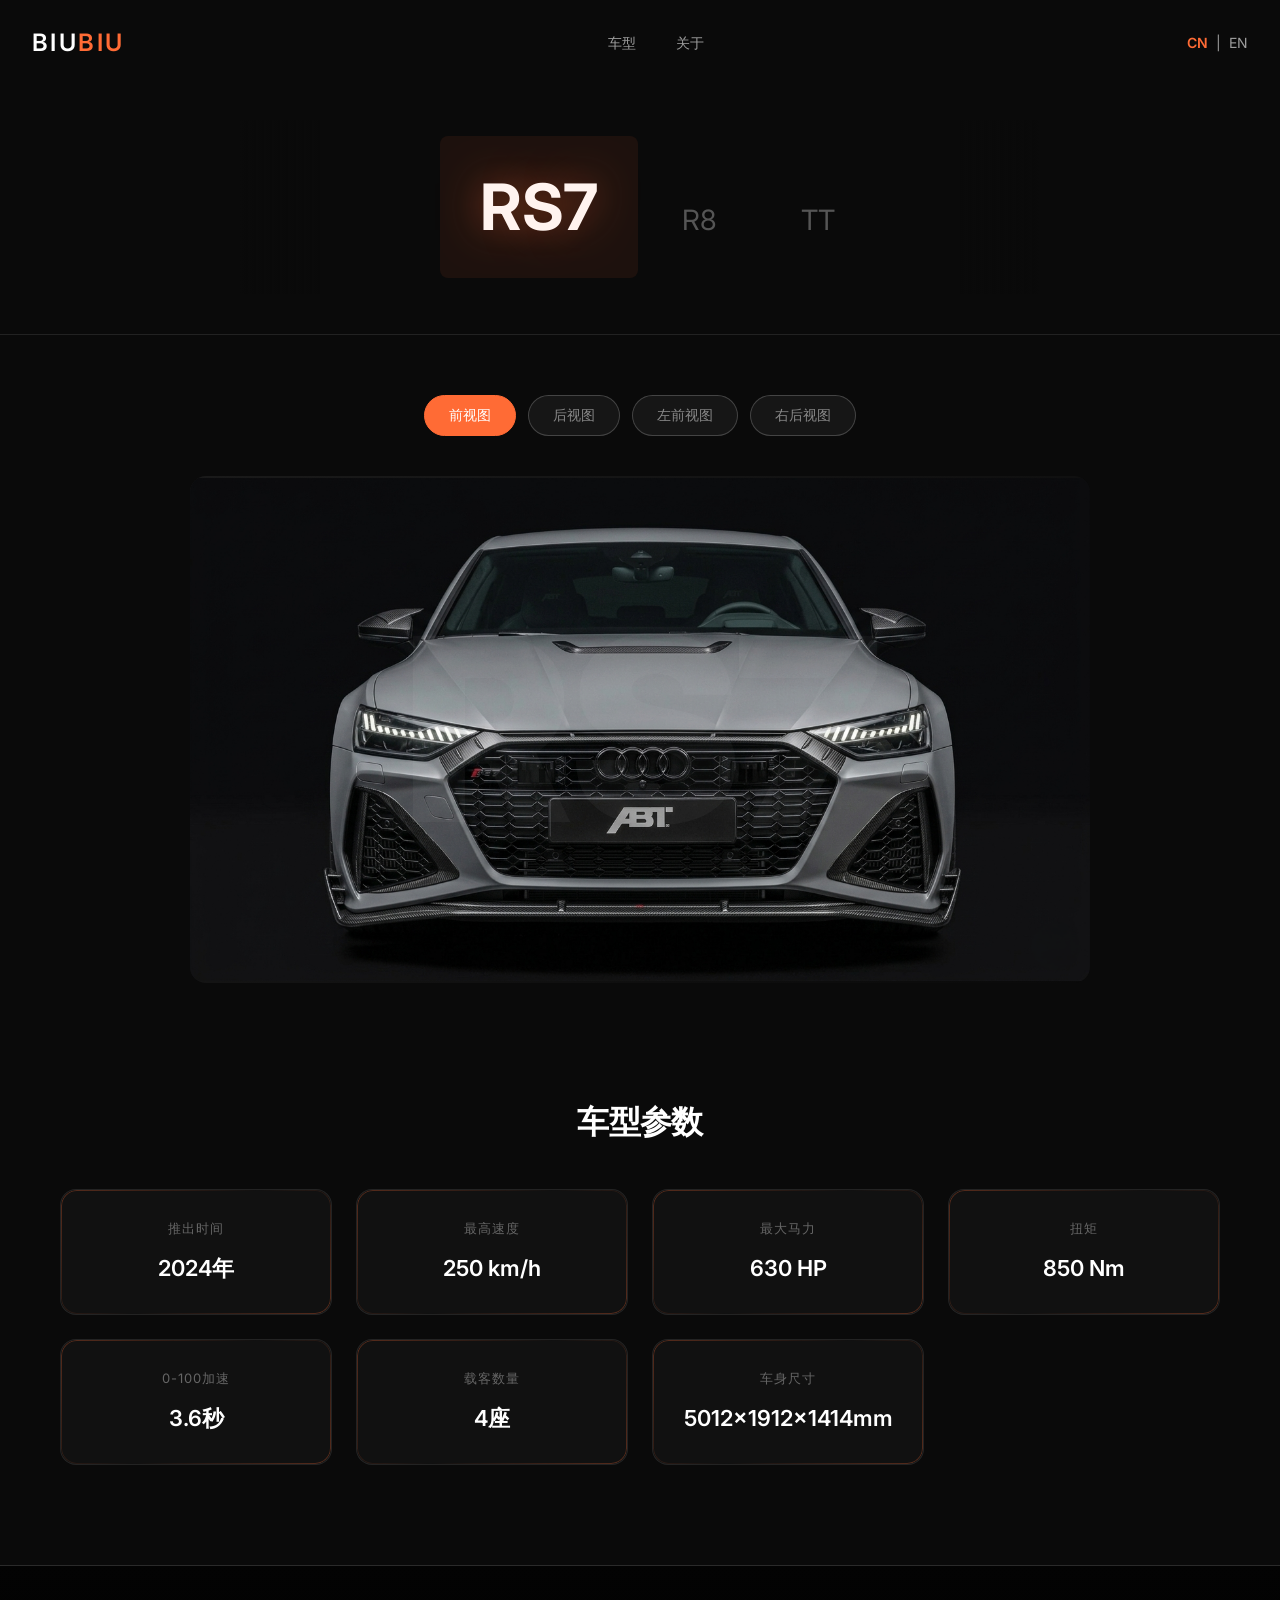
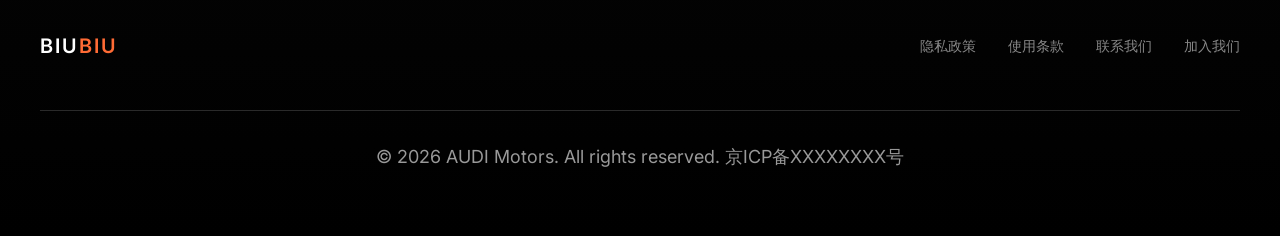
<file: detail.html>
<!DOCTYPE html>
<html lang="zh-CN">
<head>
  <meta charset="UTF-8">
  <meta name="viewport" content="width=device-width, initial-scale=1.0">
  <meta name="description" content="AUDI Motors - 车型详情">
  <title>AUDI Motors | 车型详情</title>

  <!-- Fonts -->
  <link rel="preconnect" href="https://fonts.googleapis.com">
  <link rel="preconnect" href="https://fonts.gstatic.com" crossorigin>
  <link href="https://fonts.googleapis.com/css2?family=Inter:wght@100;300;400;500;600;700;900&display=swap" rel="stylesheet">

  <!-- Styles -->
  <link rel="stylesheet" href="css/variables.css">
  <link rel="stylesheet" href="css/base.css">
  <link rel="stylesheet" href="css/components.css">
  <link rel="stylesheet" href="css/detail.css">
</head>
<body class="page-gradient">

  <!-- Navigation -->
  <nav class="nav">
    <a href="index.html" class="nav-logo">BIU<span>BIU</span></a>
    <ul class="nav-links">
      <li class="nav-item-dropdown">
        <a href="#" class="nav-link" data-i18n="nav-models">车型</a>
        <div class="dropdown-menu">
          <a href="detail.html?type=sports" class="dropdown-link" data-i18n="tab-sports">跑车</a>
          <a href="detail.html?type=sedan" class="dropdown-link" data-i18n="tab-sedan">轿车</a>
          <a href="detail.html?type=suv" class="dropdown-link" data-i18n="tab-suv">SUV</a>
          <a href="detail.html?type=electric" class="dropdown-link" data-i18n="tab-electric">纯电</a>
          <a href="detail.html?type=f1" class="dropdown-link" data-i18n="tab-f1">F1</a>
        </div>
      </li>
      <li><a href="index.html#philosophy" class="nav-link" data-i18n="nav-about">关于</a></li>
    </ul>
    <div class="lang-toggle">
      <span class="lang-btn active" data-lang="zh">CN</span>
      <span class="lang-divider">|</span>
      <span class="lang-btn" data-lang="en">EN</span>
    </div>
  </nav>

  <!-- 主内容区 -->
  <main class="model-detail">

    <!-- 1. 横向滚动的车型名列表 -->
    <section class="model-selector">
      <div class="model-list-container">
        <div class="model-list">
          <!-- 由 JS 动态生成 -->
        </div>
      </div>
    </section>

    <!-- 2. 3D模型展示区 -->
    <section class="model-viewer">
      <div class="view-controls">
        <button class="view-btn active" data-view="front" data-i18n="view-front">前视图</button>
        <button class="view-btn" data-view="back" data-i18n="view-back">后视图</button>
        <button class="view-btn" data-view="left" data-i18n="view-left">左前视图</button>
        <button class="view-btn" data-view="right" data-i18n="view-right">右后视图</button>
      </div>
      <div class="model-image-container">
        <div class="model-background-title"></div>
        <img class="model-image" src="" alt="车型视图">
      </div>
    </section>

    <!-- 3. 参数展示区 -->
    <section class="model-specs">
      <h2 class="specs-title" data-i18n="specs-title">车型参数</h2>
      <div class="specs-grid">
        <!-- 由 JS 动态生成 -->
      </div>
    </section>

  </main>

  <!-- Footer -->
  <footer class="footer">
    <div class="footer-content">
      <div class="footer-logo">BIU<span>BIU</span></div>
      <ul class="footer-links">
        <li><a href="#" class="footer-link" data-i18n="footer-privacy">隐私政策</a></li>
        <li><a href="#" class="footer-link" data-i18n="footer-terms">使用条款</a></li>
        <li><a href="#" class="footer-link" data-i18n="footer-contact">联系我们</a></li>
        <li><a href="#" class="footer-link" data-i18n="footer-join">加入我们</a></li>
      </ul>
    </div>
    <div class="footer-bottom">
      <p data-i18n="copyright">&copy; 2026 AUDI Motors. All rights reserved. 京ICP备XXXXXXXX号</p>
    </div>
  </footer>

  <!-- Scripts -->
  <script src="js/models-data.js"></script>
  <script src="js/detail.js"></script>
</body>
</html>
</file>
<file: css/variables.css>
:root {
  /* 黑色系 */
  --black-pure: #000000;
  --black-carbon: #0a0a0a;
  --black-ink: #111111;
  --black-deep: #1a1a1a;
  --black-border: #2a2a2a;

  /* 橙色强调色 */
  --orange-vibrant: #ff6b35;
  --orange-flame: #ff4500;
  --orange-dark: #cc5500;
  --orange-glow: rgba(255, 107, 53, 0.3);
  --orange-glow-light: rgba(255, 107, 53, 0.1);
  --orange-glow-subtle: rgba(255, 107, 53, 0.05);

  /* 灰色系 */
  --gray-silver: #888888;
  --gray-light: #666666;
  --gray-dark: #444444;

  /* 白色系 */
  --white-pure: #ffffff;
  --white-off: rgba(255, 255, 255, 0.9);
  --white-muted: rgba(255, 255, 255, 0.6);
  --white-subtle: rgba(255, 255, 255, 0.1);
  --white-glow: rgba(255, 255, 255, 0.05);

  /* 字体 */
  --font-primary: 'Inter', -apple-system, BlinkMacSystemFont, 'PingFang SC', sans-serif;
  --font-mono: 'JetBrains Mono', 'Roboto Mono', monospace;

  /* 字重 */
  --font-thin: 100;
  --font-light: 300;
  --font-regular: 400;
  --font-medium: 500;
  --font-semibold: 600;
  --font-bold: 700;
  --font-black: 900;

  /* 间距 */
  --space-1: 0.25rem;
  --space-2: 0.5rem;
  --space-3: 0.75rem;
  --space-4: 1rem;
  --space-5: 1.25rem;
  --space-6: 1.5rem;
  --space-8: 2rem;
  --space-10: 2.5rem;
  --space-12: 3rem;
  --space-16: 4rem;
  --space-20: 5rem;
  --space-24: 6rem;
  --space-32: 8rem;

  /* 过渡 */
  --transition-fast: 150ms ease;
  --transition-base: 300ms ease;
  --transition-slow: 500ms ease;
  --transition-slower: 800ms ease;

  /* 圆角 */
  --radius-sm: 4px;
  --radius-md: 8px;
  --radius-lg: 12px;
  --radius-xl: 20px;
  --radius-full: 9999px;

  /* 阴影 */
  --shadow-glow: 0 0 30px var(--orange-glow-light);
  --shadow-glow-strong: 0 0 60px var(--orange-glow);
}
</file>
<file: css/base.css>
*,
*::before,
*::after {
  margin: 0;
  padding: 0;
  box-sizing: border-box;
}

html {
  scroll-behavior: smooth;
  font-size: 16px;
}

body {
  font-family: var(--font-primary);
  background-color: var(--black-pure);
  color: var(--white-pure);
  line-height: 1.6;
  overflow-x: hidden;
  -webkit-font-smoothing: antialiased;
  -moz-osx-font-smoothing: grayscale;
}

a {
  color: inherit;
  text-decoration: none;
}

button {
  font-family: inherit;
  cursor: pointer;
  border: none;
  background: none;
}

img {
  max-width: 100%;
  height: auto;
  display: block;
}

ul, ol {
  list-style: none;
}

/* Typography */
h1, h2, h3, h4, h5, h6 {
  font-weight: var(--font-regular);
  line-height: 1.2;
}

h1 {
  font-size: clamp(3rem, 10vw, 8rem);
  font-weight: var(--font-light);
  letter-spacing: -0.03em;
}

h2 {
  font-size: clamp(2rem, 5vw, 4rem);
  font-weight: var(--font-light);
  letter-spacing: -0.02em;
}

h3 {
  font-size: clamp(1.5rem, 3vw, 2.5rem);
  font-weight: var(--font-regular);
}

p {
  font-size: clamp(0.875rem, 1.5vw, 1.125rem);
  color: var(--white-muted);
}

/* 背景渐变 */
.page-gradient {
  background:
    radial-gradient(ellipse at 50% 0%, var(--orange-glow-subtle) 0%, transparent 50%),
    linear-gradient(180deg, var(--black-pure) 0%, var(--black-carbon) 50%, var(--black-pure) 100%);
}

/* Section 基础 */
section {
  position: relative;
  padding: var(--space-24) var(--space-6);
}

.container {
  max-width: 1400px;
  margin: 0 auto;
  padding: 0 var(--space-6);
}

/* 滚动条样式 */
::-webkit-scrollbar {
  width: 6px;
}

::-webkit-scrollbar-track {
  background: var(--black-carbon);
}

::-webkit-scrollbar-thumb {
  background: var(--gray-dark);
  border-radius: var(--radius-full);
}

::-webkit-scrollbar-thumb:hover {
  background: var(--orange-vibrant);
}

/* 选中文字 */
::selection {
  background: var(--orange-vibrant);
  color: var(--white-pure);
}

/* Focus 样式 */
:focus-visible {
  outline: 2px solid var(--orange-vibrant);
  outline-offset: 2px;
}
</file>
<file: css/components.css>
/* ========== Navigation ========== */
.nav {
  position: fixed;
  top: 0;
  left: 0;
  right: 0;
  z-index: 1000;
  padding: var(--space-6) var(--space-8);
  display: flex;
  justify-content: space-between;
  align-items: center;
  transition: var(--transition-base);
}

.nav.scrolled {
  background: rgba(0, 0, 0, 0.85);
  backdrop-filter: blur(20px);
  -webkit-backdrop-filter: blur(20px);
  padding: var(--space-4) var(--space-8);
  border-bottom: 1px solid var(--black-border);
}

.nav-logo {
  font-size: 1.5rem;
  font-weight: var(--font-semibold);
  letter-spacing: 0.1em;
  color: var(--white-pure);
}

.nav-logo span {
  color: var(--orange-vibrant);
}

.nav-links {
  display: flex;
  gap: var(--space-10);
}

.nav-link {
  font-size: 0.875rem;
  font-weight: var(--font-regular);
  color: var(--white-muted);
  position: relative;
  padding: var(--space-2) 0;
  transition: var(--transition-fast);
}

.nav-link::after {
  content: '';
  position: absolute;
  bottom: 0;
  left: 0;
  width: 0;
  height: 1px;
  background: var(--orange-vibrant);
  transition: var(--transition-base);
}

.nav-link:hover {
  color: var(--white-pure);
}

.nav-link:hover::after {
  width: 100%;
}

/* ========== Navigation Dropdown ========== */
.nav-item-dropdown {
  position: relative;
}

.dropdown-menu {
  position: absolute;
  top: 100%;
  left: 50%;
  transform: translateX(-50%) translateY(10px);
  background: rgba(10, 10, 10, 0.95);
  backdrop-filter: blur(20px);
  border: 1px solid rgba(255, 255, 255, 0.1);
  border-radius: 12px;
  padding: 12px 0;
  min-width: 160px;
  opacity: 0;
  visibility: hidden;
  transition: all 0.3s ease;
  z-index: 1001;
}

.nav-item-dropdown:hover .dropdown-menu {
  opacity: 1;
  visibility: visible;
  transform: translateX(-50%) translateY(0);
}

.dropdown-link {
  display: block;
  padding: 10px 24px;
  font-size: 0.875rem;
  color: var(--white-muted);
  transition: all 0.2s ease;
}

.dropdown-link:hover {
  background: rgba(255, 107, 53, 0.1);
  color: var(--white-pure);
}

/* ========== Language Toggle ========== */
.lang-toggle {
  display: flex;
  align-items: center;
  gap: 8px;
  font-size: 0.875rem;
}

.lang-btn {
  cursor: pointer;
  color: var(--white-muted);
  transition: var(--transition-fast);
  user-select: none;
}

.lang-btn:hover {
  color: var(--white-pure);
}

.lang-btn.active {
  color: var(--orange-vibrant);
  font-weight: var(--font-semibold);
}

.lang-divider {
  color: var(--white-muted);
}

/* ========== Buttons ========== */
.btn {
  display: inline-flex;
  align-items: center;
  justify-content: center;
  padding: var(--space-4) var(--space-8);
  font-size: 0.875rem;
  font-weight: var(--font-medium);
  border-radius: var(--radius-full);
  transition: var(--transition-base);
}

.btn-primary {
  background: linear-gradient(135deg, var(--orange-vibrant) 0%, var(--orange-flame) 100%);
  color: var(--white-pure);
  box-shadow: 0 4px 20px var(--orange-glow-light);
}

.btn-primary:hover {
  transform: translateY(-2px);
  box-shadow: 0 8px 30px var(--orange-glow);
}

.btn-primary:active {
  transform: translateY(0);
}

.btn-outline {
  border: 1px solid var(--white-subtle);
  color: var(--white-off);
  background: transparent;
}

.btn-outline:hover {
  border-color: var(--orange-vibrant);
  color: var(--orange-vibrant);
}

/* ========== Hero ========== */
.hero {
  min-height: 100vh;
  display: flex;
  flex-direction: column;
  justify-content: center;
  align-items: center;
  text-align: center;
  position: relative;
  overflow: hidden;
}

.hero::before {
  content: '';
  position: absolute;
  top: -20%;
  left: 50%;
  transform: translateX(-50%);
  width: 150%;
  height: 80%;
  background: radial-gradient(
    ellipse at center top,
    rgba(255, 107, 53, 0.08) 0%,
    transparent 60%
  );
  pointer-events: none;
}

.hero-content {
  position: relative;
  z-index: 1;
}

.hero-video {
  position: absolute;
  top: 0;
  left: 0;
  width: 100%;
  height: 100%;
  object-fit: cover;
  z-index: -1;
}

.hero-overlay {
  position: absolute;
  top: 0;
  left: 0;
  width: 100%;
  height: 100%;
  background: rgba(0, 0, 0, 0.5);
  z-index: 0;
}

.hero-title {
  margin-bottom: var(--space-6);
  opacity: 0;
  transform: translateY(30px);
  animation: fadeInUp 1s ease forwards;
}

.hero-subtitle {
  font-size: clamp(1rem, 2vw, 1.5rem);
  color: var(--white-muted);
  margin-bottom: var(--space-12);
  font-weight: var(--font-light);
  opacity: 0;
  transform: translateY(20px);
  animation: fadeInUp 1s ease 0.2s forwards;
}

.hero-cta {
  opacity: 0;
  transform: translateY(20px);
  animation: fadeInUp 1s ease 0.4s forwards;
}

.hero-scroll {
  position: absolute;
  bottom: var(--space-12);
  left: 50%;
  transform: translateX(-50%);
  display: flex;
  flex-direction: column;
  align-items: center;
  gap: var(--space-3);
  color: var(--gray-light);
  font-size: 0.75rem;
  letter-spacing: 0.2em;
  text-transform: uppercase;
  opacity: 0;
  animation: fadeIn 1s ease 0.8s forwards;
}

.hero-scroll-icon {
  width: 24px;
  height: 40px;
  border: 1px solid var(--gray-dark);
  border-radius: 12px;
  position: relative;
}

/* Mute Button */
.mute-btn {
  position: absolute;
  top: 100px;
  right: 40px;
  z-index: 10;
  width: 48px;
  height: 48px;
  background: rgba(0, 0, 0, 0.5);
  backdrop-filter: blur(10px);
  border: 1px solid rgba(255, 255, 255, 0.15);
  border-radius: 50%;
  cursor: pointer;
  display: flex;
  align-items: center;
  justify-content: center;
  transition: all 0.3s ease;
}

.mute-btn:hover {
  background: rgba(255, 107, 53, 0.3);
  border-color: var(--orange-vibrant);
  transform: scale(1.1);
}

.mute-btn svg {
  width: 22px;
  height: 22px;
  color: var(--white-pure);
}

.mute-icon {
  display: block;
}

.sound-icon {
  display: none;
}

.mute-btn.sound-on .mute-icon {
  display: none;
}

.mute-btn.sound-on .sound-icon {
  display: block;
}

@keyframes spin {
  from { transform: rotate(0deg); }
  to { transform: rotate(360deg); }
}

.mute-btn.spinning {
  animation: spin 0.4s ease-in-out;
}

.mute-btn.sound-on .sound-icon {
  display: block;
  animation: soundWave 1.5s ease-in-out infinite;
}

@keyframes soundWave {
  0%, 100% { transform: scale(1); }
  50% { transform: scale(1.15); }
}

.hero-scroll-icon::before {
  content: '';
  position: absolute;
  top: 8px;
  left: 50%;
  transform: translateX(-50%);
  width: 4px;
  height: 8px;
  background: var(--orange-vibrant);
  border-radius: 2px;
  animation: scrollBounce 2s ease-in-out infinite;
}

/* ========== Philosophy Section ========== */
.philosophy {
  text-align: center;
  padding: var(--space-32) var(--space-6);
}

.philosophy-title {
  margin-bottom: var(--space-8);
  opacity: 0;
  transform: translateY(40px);
}

.philosophy-text {
  max-width: 700px;
  margin: 0 auto;
  font-size: clamp(1rem, 1.5vw, 1.25rem);
  line-height: 1.8;
  opacity: 0;
  transform: translateY(30px);
}

.philosophy-divider {
  width: 60px;
  height: 1px;
  background: linear-gradient(90deg, transparent, var(--orange-vibrant), transparent);
  margin: var(--space-12) auto 0;
  opacity: 0;
  transform: scaleX(0);
}

/* ========== Tech Section ========== */
.tech {
  padding: var(--space-24) var(--space-6);
}

.tech-grid {
  display: grid;
  grid-template-columns: repeat(auto-fit, minmax(280px, 1fr));
  gap: var(--space-8);
  max-width: 1200px;
  margin: 0 auto;
}

.tech-card {
  background: var(--black-carbon);
  border: 1px solid var(--black-border);
  border-radius: var(--radius-lg);
  padding: var(--space-10);
  text-align: center;
  transition: var(--transition-base);
  opacity: 0;
  transform: translateY(40px);
}

.tech-card:hover {
  transform: translateY(-8px);
  border-color: var(--orange-vibrant);
  box-shadow: var(--shadow-glow);
}

.tech-icon {
  font-size: 3rem;
  margin-bottom: var(--space-6);
}

.tech-title {
  font-size: 1.5rem;
  margin-bottom: var(--space-4);
  color: var(--white-pure);
}

.tech-desc {
  font-size: 0.9375rem;
  color: var(--gray-silver);
  line-height: 1.7;
}

.tech-stat {
  font-size: 2.5rem;
  font-weight: var(--font-bold);
  color: var(--orange-vibrant);
  margin-top: var(--space-6);
  font-family: var(--font-mono);
}

/* ========== Models Section ========== */
.models {
  padding: var(--space-24) var(--space-6);
}

.models-header {
  text-align: center;
  margin-bottom: var(--space-16);
}

.models-title {
  opacity: 0;
  transform: translateY(30px);
}

/* 分类切换 Tab */
.category-tabs {
  display: flex;
  justify-content: center;
  gap: var(--space-4);
  margin-bottom: var(--space-16);
  flex-wrap: wrap;
}

.category-tab {
  padding: var(--space-4) var(--space-8);
  font-size: 1rem;
  color: var(--white-muted);
  background: transparent;
  border: 1px solid var(--black-border);
  border-radius: var(--radius-full);
  cursor: pointer;
  transition: var(--transition-base);
  font-weight: var(--font-medium);
}

.category-tab:hover {
  border-color: var(--orange-vibrant);
  color: var(--white-pure);
}

.category-tab.active {
  background: var(--orange-vibrant);
  border-color: var(--orange-vibrant);
  color: var(--white-pure);
}

/* 分类内容 */
.category-content {
  display: none;
  animation: fadeIn 0.4s ease;
}

.category-content.active {
  display: block;
}

/* 分类卡片 - 横向布局 */
.category-card {
  display: grid;
  grid-template-columns: 1fr 1fr;
  gap: var(--space-12);
  align-items: center;
  max-width: 1200px;
  margin: 0 auto;
  padding: var(--space-10);
  background: var(--black-carbon);
  border-radius: var(--radius-xl);
  border: 1px solid var(--black-border);
}

.category-card-image {
  border-radius: var(--radius-lg);
  overflow: hidden;
  position: relative;
}

.category-card-image > img {
  width: 100%;
  height: auto;
  display: block;
  transition: transform 0.5s ease;
}

.category-card:hover .category-card-image > img {
  transform: scale(1.03);
}

/* 图片轮播 */
.image-carousel {
  position: relative;
  width: 100%;
  overflow: hidden;
  border-radius: var(--radius-lg);
}

.carousel-track {
  display: flex;
  transition: transform 0.5s ease;
}

.carousel-track img {
  width: 100%;
  flex-shrink: 0;
  object-fit: cover;
}

.carousel-btn {
  position: absolute;
  top: 50%;
  transform: translateY(-50%);
  width: 40px;
  height: 40px;
  background: rgba(0, 0, 0, 0.6);
  border: none;
  border-radius: 50%;
  color: var(--white-pure);
  font-size: 1.25rem;
  cursor: pointer;
  transition: var(--transition-base);
  z-index: 2;
}

.carousel-btn:hover {
  background: var(--orange-vibrant);
}

.carousel-btn-left {
  left: var(--space-4);
}

.carousel-btn-right {
  right: var(--space-4);
}

.carousel-dots {
  position: absolute;
  bottom: var(--space-4);
  left: 50%;
  transform: translateX(-50%);
  display: flex;
  gap: var(--space-2);
  z-index: 2;
}

.carousel-dots .dot {
  width: 8px;
  height: 8px;
  border-radius: 50%;
  background: rgba(255, 255, 255, 0.4);
  cursor: pointer;
  transition: var(--transition-base);
}

.carousel-dots .dot.active {
  background: var(--orange-vibrant);
  transform: scale(1.2);
}

.category-card-info {
  padding: var(--space-6);
  display: flex;
  flex-direction: column;
  min-height: 300px;
}

.category-card-title {
  font-size: 2.5rem;
  font-weight: var(--font-bold);
  margin-bottom: var(--space-4);
  color: var(--white-pure);
  letter-spacing: 0.05em;
}

.category-card-desc {
  font-size: 1.125rem;
  color: var(--orange-vibrant);
  margin-bottom: var(--space-6);
  font-weight: var(--font-medium);
}

.category-card-text {
  font-size: 1rem;
  color: var(--gray-silver);
  line-height: 1.8;
  margin-bottom: var(--space-8);
}

.category-keywords {
  display: flex;
  gap: var(--space-4);
  flex-wrap: wrap;
}

.category-keywords span {
  padding: var(--space-2) var(--space-6);
  background: rgba(255, 107, 53, 0.1);
  border: 1px solid var(--orange-vibrant);
  border-radius: var(--radius-full);
  color: var(--orange-vibrant);
  font-size: 0.875rem;
  font-weight: var(--font-medium);
}

.category-bottom {
  display: flex;
  align-items: center;
  justify-content: space-between;
  margin-top: auto;
  padding-top: var(--space-8);
}

.explore-more {
  display: inline-flex;
  align-items: center;
  gap: var(--space-2);
  color: var(--orange-vibrant);
  font-size: 0.875rem;
  font-weight: var(--font-medium);
  text-decoration: none;
  transition: var(--transition-base);
  white-space: nowrap;
}

.explore-more:hover {
  gap: var(--space-4);
}

.explore-more svg {
  transition: transform 0.3s ease;
}

.explore-more:hover svg {
  transform: translateX(4px);
}

/* ========== Stats Section ========== */
.stats {
  padding: var(--space-24) var(--space-6);
  background: var(--black-carbon);
}

.stats-grid {
  display: grid;
  grid-template-columns: repeat(auto-fit, minmax(200px, 1fr));
  gap: var(--space-12);
  max-width: 1000px;
  margin: 0 auto;
  text-align: center;
}

.stat-item {
  opacity: 0;
  transform: translateY(30px);
}

.stat-value {
  font-size: clamp(3rem, 8vw, 5rem);
  font-weight: var(--font-light);
  color: var(--white-pure);
  font-family: var(--font-mono);
  line-height: 1;
}

.stat-value span {
  color: var(--orange-vibrant);
}

.stat-label {
  font-size: 0.875rem;
  color: var(--gray-silver);
  text-transform: uppercase;
  letter-spacing: 0.15em;
  margin-top: var(--space-4);
}

/* ========== Footer ========== */
.footer {
  padding: var(--space-16) var(--space-6);
  border-top: 1px solid var(--black-border);
}

.footer-content {
  max-width: 1200px;
  margin: 0 auto;
  display: flex;
  justify-content: space-between;
  align-items: center;
  flex-wrap: wrap;
  gap: var(--space-8);
}

.footer-logo {
  font-size: 1.25rem;
  font-weight: var(--font-semibold);
  letter-spacing: 0.1em;
}

.footer-logo span {
  color: var(--orange-vibrant);
}

.footer-links {
  display: flex;
  gap: var(--space-8);
}

.footer-link {
  font-size: 0.875rem;
  color: var(--gray-silver);
  transition: var(--transition-fast);
}

.footer-link:hover {
  color: var(--orange-vibrant);
}

.footer-social {
  display: flex;
  gap: var(--space-6);
}

.footer-social a {
  width: 40px;
  height: 40px;
  display: flex;
  align-items: center;
  justify-content: center;
  border: 1px solid var(--black-border);
  border-radius: var(--radius-full);
  color: var(--gray-silver);
  transition: var(--transition-base);
}

.footer-social a:hover {
  border-color: var(--orange-vibrant);
  color: var(--orange-vibrant);
}

.footer-bottom {
  max-width: 1200px;
  margin: var(--space-12) auto 0;
  padding-top: var(--space-8);
  border-top: 1px solid var(--black-border);
  text-align: center;
  font-size: 0.8125rem;
  color: var(--gray-light);
}

/* ========== Responsive ========== */
@media (max-width: 768px) {
  .nav-links {
    display: none;
  }

  .model-card,
  .model-card:nth-child(even) {
    grid-template-columns: 1fr;
    direction: ltr;
  }

  .model-specs {
    flex-wrap: wrap;
  }

  .footer-content {
    flex-direction: column;
    text-align: center;
  }
}
</file>
<file: css/detail.css>
/* 车型详情页样式 */

/* 主容器 */
.model-detail {
  min-height: 100vh;
  padding-top: 80px;
  background: #0a0a0a;
}

/* 页面入场动画 */
.model-selector.animate-enter {
  opacity: 0;
  transform: translateY(40px);
  animation: page-enter 0.8s cubic-bezier(0.68, -0.55, 0.265, 1.55) 0.2s forwards;
}

.model-viewer.animate-enter {
  opacity: 0;
  transform: translateY(40px);
  animation: page-enter 0.8s cubic-bezier(0.68, -0.55, 0.265, 1.55) 0.5s forwards;
}

.model-specs.animate-enter {
  opacity: 0;
  transform: translateY(40px);
  animation: page-enter 0.8s cubic-bezier(0.68, -0.55, 0.265, 1.55) 0.8s forwards;
}

@keyframes page-enter {
  0% {
    opacity: 0;
    transform: translateY(40px);
  }
  100% {
    opacity: 1;
    transform: translateY(0);
  }
}

/* ========== 1. 车型选择器（首尾相连横向列表） ========== */
.model-selector {
  position: relative;
  padding: 40px 0;
  border-bottom: 1px solid rgba(255, 255, 255, 0.1);
}

.model-list-container {
  position: relative;
  width: 100%;
  max-width: 800px;
  margin: 0 auto;
  box-sizing: border-box;
  overflow-x: auto;
  white-space: nowrap;
  scroll-behavior: smooth;
  scrollbar-width: none;
  -ms-overflow-style: none;
}

.model-list-container::-webkit-scrollbar {
  display: none;
}

.model-list {
  display: inline-block;
  padding: 1em 25%;
  will-change: scroll;
}

.model-name {
  display: inline-block;
  font-size: 28px;
  color: #555;
  white-space: nowrap;
  transition: all 0.4s cubic-bezier(0.25, 0.46, 0.45, 0.94);
  cursor: pointer;
  padding: 20px 40px;
  position: relative;
  border-radius: 8px;
  background: transparent;
}

.model-name::before {
  content: '';
  position: absolute;
  inset: 0;
  border-radius: 8px;
  background: rgba(255, 255, 255, 0.03);
  opacity: 0;
  transition: opacity 0.3s ease;
}

.model-name:hover {
  color: #888;
}

.model-name:hover::before {
  opacity: 1;
}

.model-name.active {
  font-size: 64px;
  font-weight: 700;
  color: #fff;
  text-shadow: 0 0 40px rgba(255, 107, 53, 0.5);
  animation: glow-pulse 2s ease-in-out infinite, slide-in 0.5s cubic-bezier(0.68, -0.55, 0.265, 1.55);
}

.model-name.active::before {
  opacity: 1;
  background: rgba(255, 107, 53, 0.08);
  animation: glow-border 2s ease-in-out infinite;
}

@keyframes glow-pulse {
  0%, 100% {
    text-shadow: 0 0 40px rgba(255, 107, 53, 0.3);
  }
  50% {
    text-shadow: 0 0 60px rgba(255, 107, 53, 0.6), 0 0 80px rgba(255, 107, 53, 0.3);
  }
}

@keyframes glow-border {
  0%, 100% {
    box-shadow: 0 0 20px rgba(255, 107, 53, 0.2), inset 0 0 20px rgba(255, 107, 53, 0.05);
  }
  50% {
    box-shadow: 0 0 40px rgba(255, 107, 53, 0.4), inset 0 0 30px rgba(255, 107, 53, 0.1);
  }
}

@keyframes slide-in {
  0% {
    opacity: 0;
    transform: scale(0.8) translateY(20px);
  }
  60% {
    transform: scale(1.05) translateY(-5px);
  }
  100% {
    opacity: 1;
    transform: scale(1) translateY(0);
  }
}

/* 两边渐变遮罩 */
.model-list-container::before,
.model-list-container::after {
  content: '';
  position: absolute;
  top: 0;
  bottom: 0;
  width: 80px;
  pointer-events: none;
  z-index: 10;
}

.model-list-container::before {
  left: 0;
  background: linear-gradient(to right, #0a0a0a 0%, transparent 100%);
}

.model-list-container::after {
  right: 0;
  background: linear-gradient(to left, #0a0a0a 0%, transparent 100%);
}

@media (max-width: 768px) {
  .model-name.active {
    font-size: 48px;
  }

  .model-name {
    font-size: 22px;
    padding: 16px 28px;
  }

  .model-list-container {
    padding: 0 40px;
  }

  .model-list-container::before,
  .model-list-container::after {
    width: 40px;
  }
}


/* ========== 2. 3D模型展示区 ========== */
.model-viewer {
  padding: 60px 20px;
  max-width: 1200px;
  margin: 0 auto;
}

.view-controls {
  display: flex;
  justify-content: center;
  gap: 12px;
  margin-bottom: 40px;
}

.view-btn {
  padding: 10px 24px;
  border-radius: 25px;
  border: 1px solid rgba(255, 255, 255, 0.2);
  background: rgba(255, 255, 255, 0.05);
  color: #888;
  font-size: 14px;
  cursor: pointer;
  transition: all 0.3s ease;
  position: relative;
  overflow: hidden;
}

.view-btn::before {
  content: '';
  position: absolute;
  top: 50%;
  left: 50%;
  width: 0;
  height: 0;
  background: rgba(255, 107, 53, 0.3);
  border-radius: 50%;
  transform: translate(-50%, -50%);
  transition: width 0.6s ease, height 0.6s ease;
}

.view-btn:hover {
  border-color: #ff6b35;
  color: #fff;
}

.view-btn:hover::before {
  width: 200px;
  height: 200px;
}

.view-btn.active {
  background: #ff6b35;
  border-color: #ff6b35;
  color: #fff;
}

.view-btn.active::before {
  width: 0;
  height: 0;
}

.model-image-container {
  position: relative;
  width: 100%;
  max-width: 900px;
  margin: 0 auto;
  aspect-ratio: 16 / 9;
  background: linear-gradient(135deg, #1a1a1a 0%, #0a0a0a 100%);
  border-radius: 16px;
  overflow: hidden;
  display: flex;
  align-items: center;
  justify-content: center;
  transition: transform 0.3s ease;
  transform-style: preserve-3d;
}

.model-image {
  max-width: 100%;
  max-height: 100%;
  object-fit: contain;
  opacity: 0;
  transition: opacity 0.4s ease, transform 0.5s cubic-bezier(0.68, -0.55, 0.265, 1.55);
  transform: scale(0.95);
}

.model-image.loaded {
  opacity: 1;
  transform: scale(1);
}

.model-background-title {
  position: absolute;
  top: 50%;
  left: 50%;
  transform: translate(-50%, -50%);
  font-size: clamp(100px, 20vw, 280px);
  font-weight: 900;
  color: rgba(255, 255, 255, 0.04);
  white-space: nowrap;
  pointer-events: none;
  z-index: 1;
  text-transform: uppercase;
  letter-spacing: -0.02em;
  user-select: none;
  animation: title-breathe 4s ease-in-out infinite;
}

@keyframes title-breathe {
  0%, 100% {
    transform: translate(-50%, -50%) scale(1);
    opacity: 0.8;
  }
  50% {
    transform: translate(-50%, -50%) scale(1.05);
    opacity: 1;
  }
}

.model-image-placeholder {
  color: #444;
  font-size: 18px;
  text-align: center;
}

/* ========== 3. 参数展示区 ========== */
.model-specs {
  padding: 60px 20px 100px;
  max-width: 1200px;
  margin: 0 auto;
}

.specs-title {
  font-size: 32px;
  font-weight: 700;
  color: #fff;
  text-align: center;
  margin-bottom: 48px;
}

.specs-grid {
  display: grid;
  grid-template-columns: repeat(4, 1fr);
  gap: 24px;
}

@media (max-width: 900px) {
  .specs-grid {
    grid-template-columns: repeat(2, 1fr);
  }
}

@media (max-width: 500px) {
  .specs-grid {
    grid-template-columns: 1fr;
  }
}

.spec-item {
  background: rgba(255, 255, 255, 0.03);
  border: 1px solid rgba(255, 255, 255, 0.08);
  padding: 28px 20px;
  border-radius: 16px;
  text-align: center;
  transition: all 0.4s cubic-bezier(0.25, 0.46, 0.45, 0.94);
  position: relative;
  overflow: hidden;
  backdrop-filter: blur(10px);
  -webkit-backdrop-filter: blur(10px);
}

.spec-item::before {
  content: '';
  position: absolute;
  top: 0;
  left: -100%;
  width: 100%;
  height: 100%;
  background: linear-gradient(90deg, transparent, rgba(255, 107, 53, 0.1), transparent);
  transition: left 0.5s ease;
}

.spec-item::after {
  content: '';
  position: absolute;
  inset: 0;
  border-radius: 16px;
  padding: 1px;
  background: linear-gradient(135deg, rgba(255, 107, 53, 0.3), transparent 50%, rgba(255, 107, 53, 0.3));
  -webkit-mask: linear-gradient(#fff 0 0) content-box, linear-gradient(#fff 0 0);
  mask: linear-gradient(#fff 0 0) content-box, linear-gradient(#fff 0 0);
  -webkit-mask-composite: xor;
  mask-composite: exclude;
  pointer-events: none;
}

.spec-item:hover {
  background: rgba(255, 107, 53, 0.08);
  border-color: rgba(255, 107, 53, 0.3);
  transform: translateY(-8px);
  box-shadow: 0 20px 40px rgba(0, 0, 0, 0.3), 0 0 30px rgba(255, 107, 53, 0.1);
}

.spec-item:hover::before {
  left: 100%;
}

.spec-item:hover::after {
  background: linear-gradient(135deg, rgba(255, 107, 53, 0.6), transparent 50%, rgba(255, 107, 53, 0.6));
}

.spec-label {
  display: block;
  font-size: 13px;
  color: #666;
  margin-bottom: 12px;
  text-transform: uppercase;
  letter-spacing: 1px;
  transition: color 0.3s ease;
}

.spec-value {
  display: block;
  font-size: 22px;
  font-weight: 600;
  color: #fff;
  transition: all 0.3s ease;
}

.spec-item:hover .spec-label {
  color: #ff6b35;
}

.spec-item:hover .spec-value {
  color: #ff6b35;
  text-shadow: 0 0 20px rgba(255, 107, 53, 0.5);
}

/* 交错入场动画 */
.spec-item {
  opacity: 0;
  animation: spec-item-enter 0.6s cubic-bezier(0.68, -0.55, 0.265, 1.55) forwards;
}

.spec-item:nth-child(1) { animation-delay: 0.1s; }
.spec-item:nth-child(2) { animation-delay: 0.15s; }
.spec-item:nth-child(3) { animation-delay: 0.2s; }
.spec-item:nth-child(4) { animation-delay: 0.25s; }
.spec-item:nth-child(5) { animation-delay: 0.3s; }
.spec-item:nth-child(6) { animation-delay: 0.35s; }
.spec-item:nth-child(7) { animation-delay: 0.4s; }

@keyframes spec-item-enter {
  0% {
    opacity: 0;
    transform: translateY(30px) scale(0.9);
  }
  100% {
    opacity: 1;
    transform: translateY(0) scale(1);
  }
}

/* ========== 响应式调整 ========== */
@media (max-width: 768px) {
  .model-name.active {
    font-size: 22px;
  }

  .model-list {
    gap: 32px;
  }

  .view-btn {
    padding: 8px 16px;
    font-size: 12px;
  }

  .specs-title {
    font-size: 24px;
  }

  .spec-value {
    font-size: 18px;
  }
}
</file>
